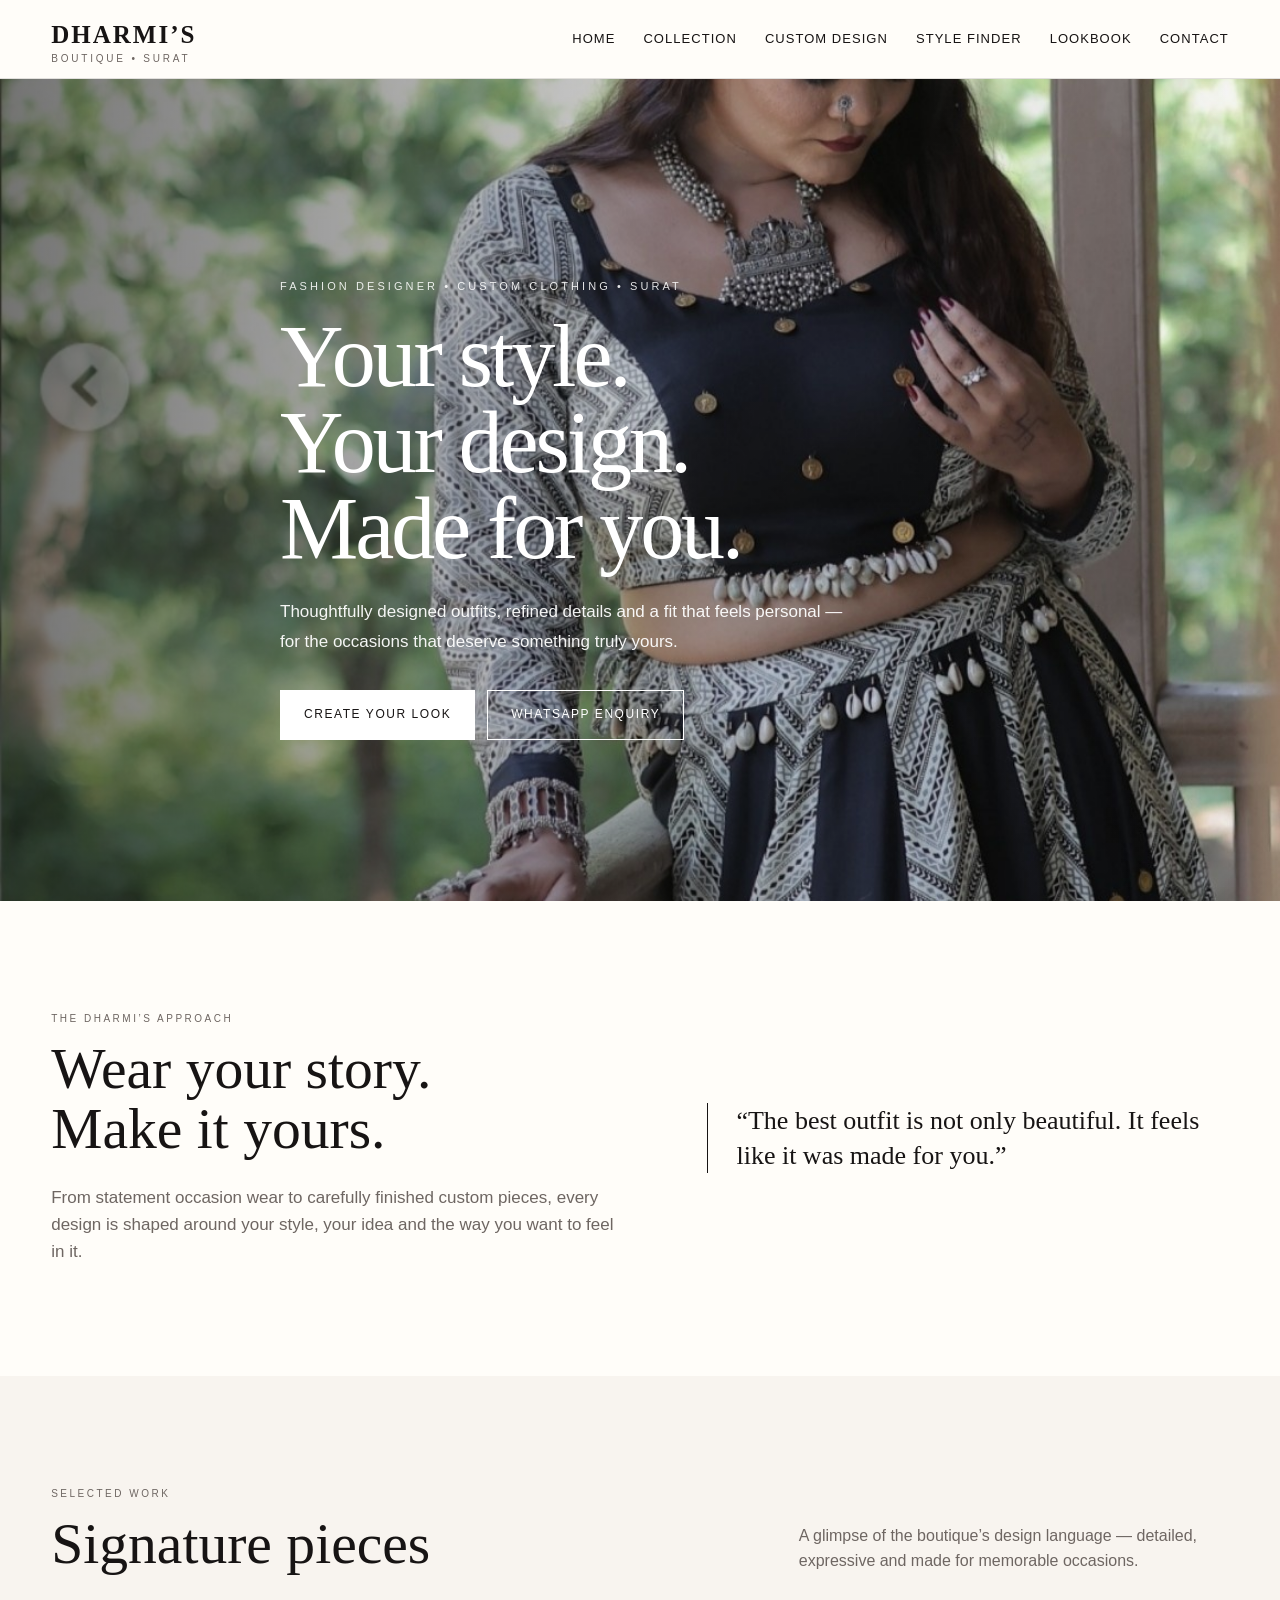
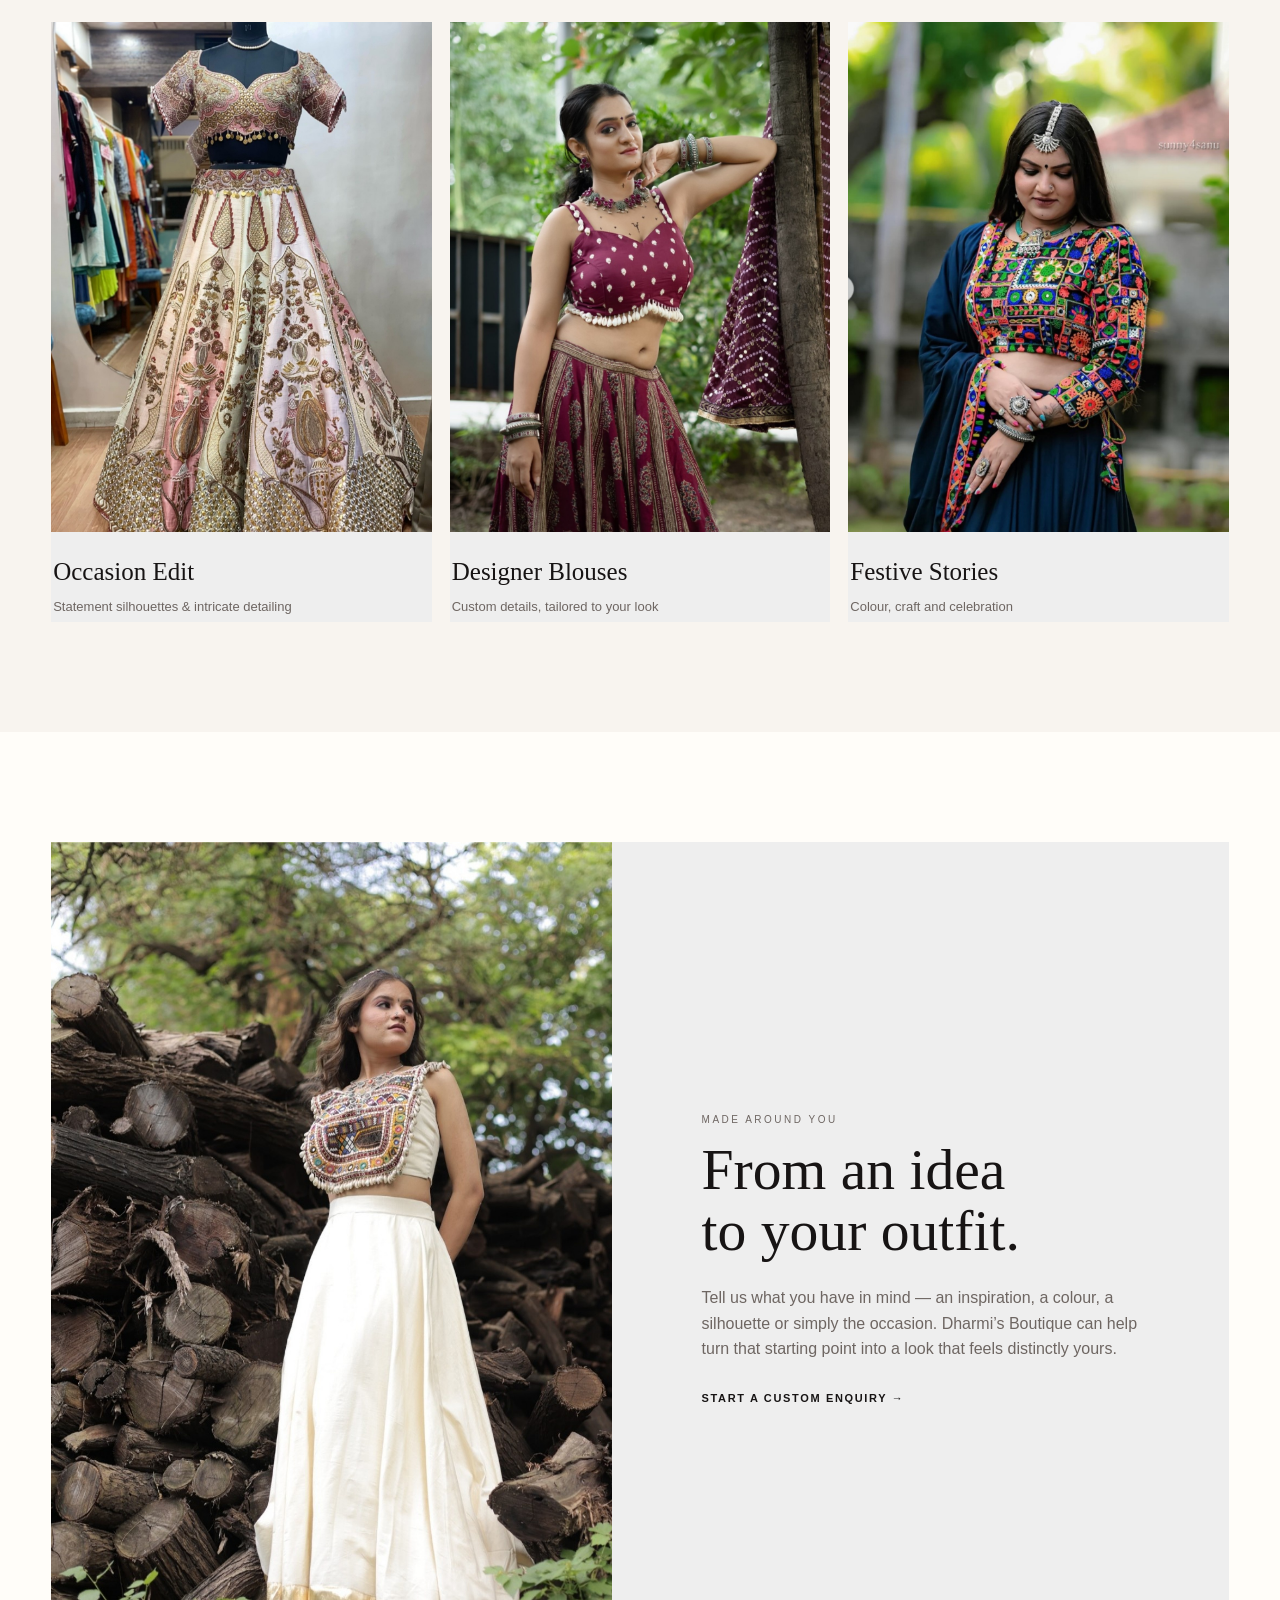
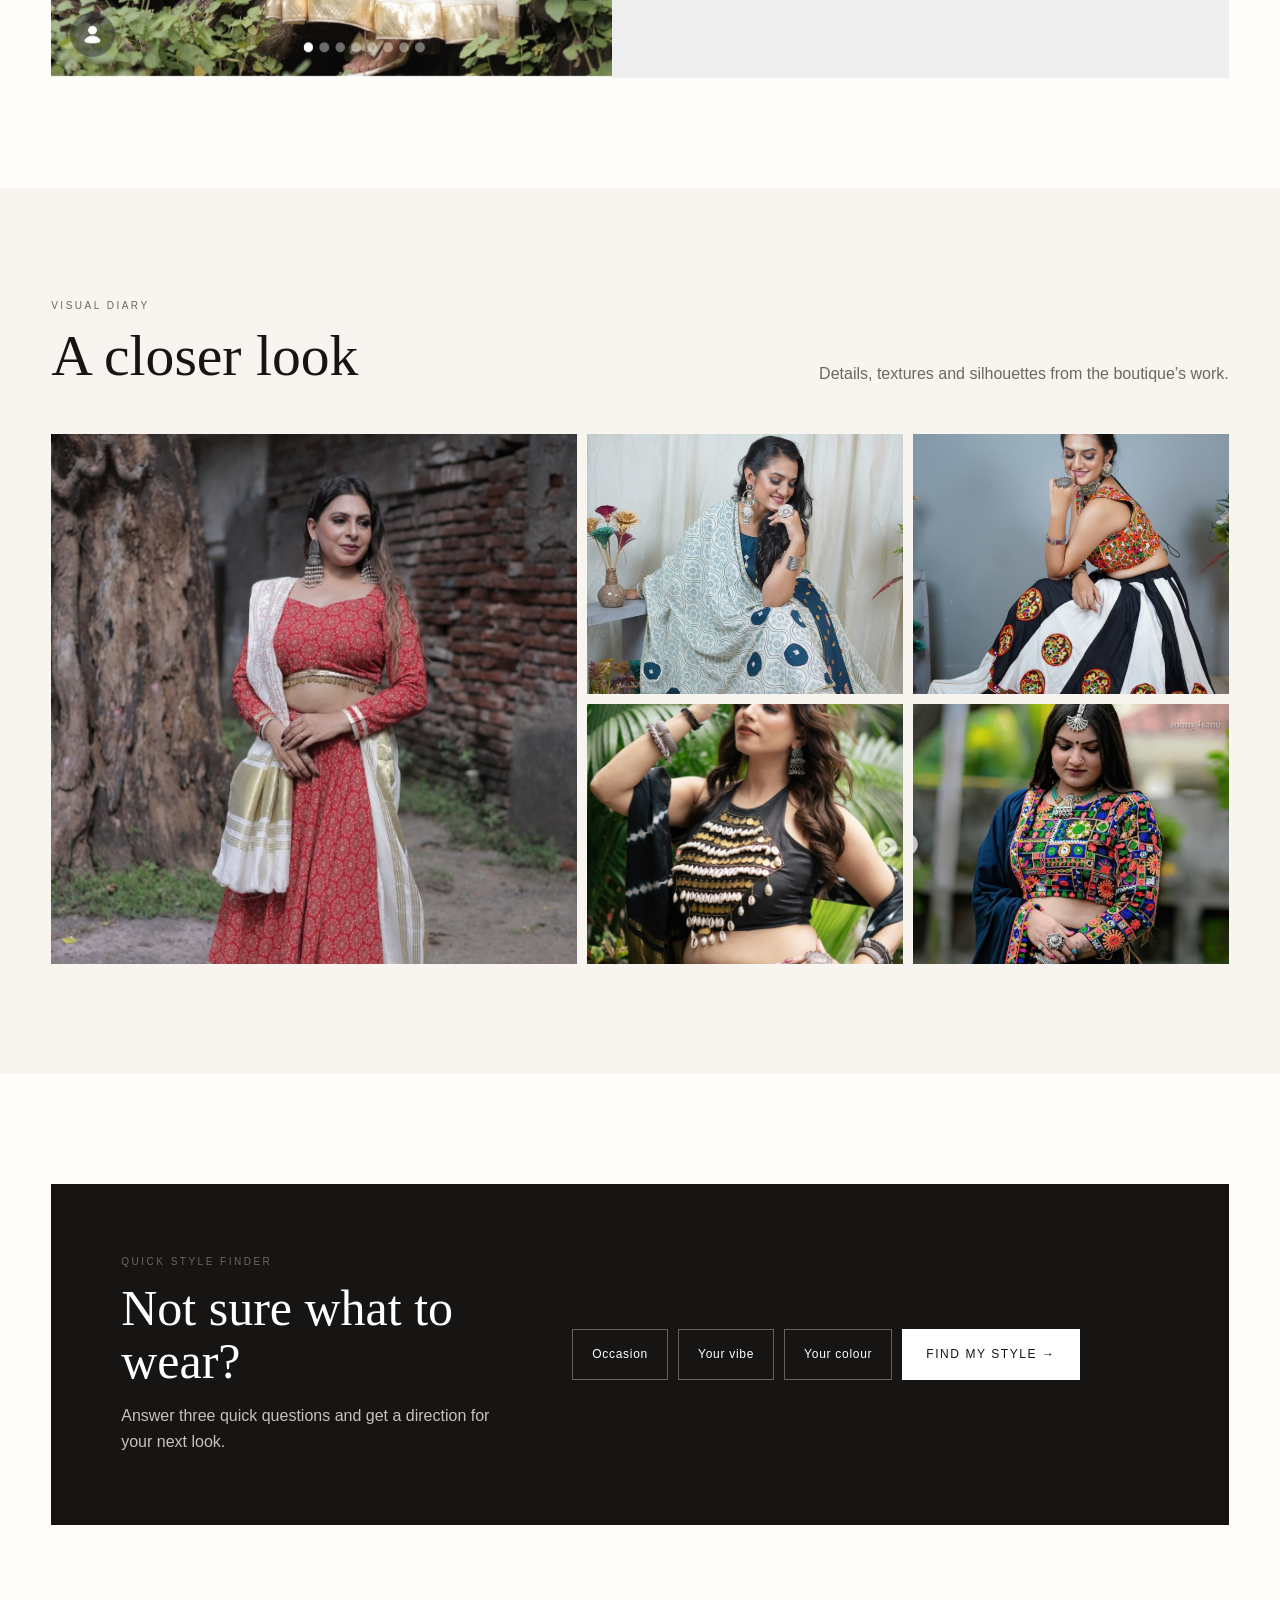
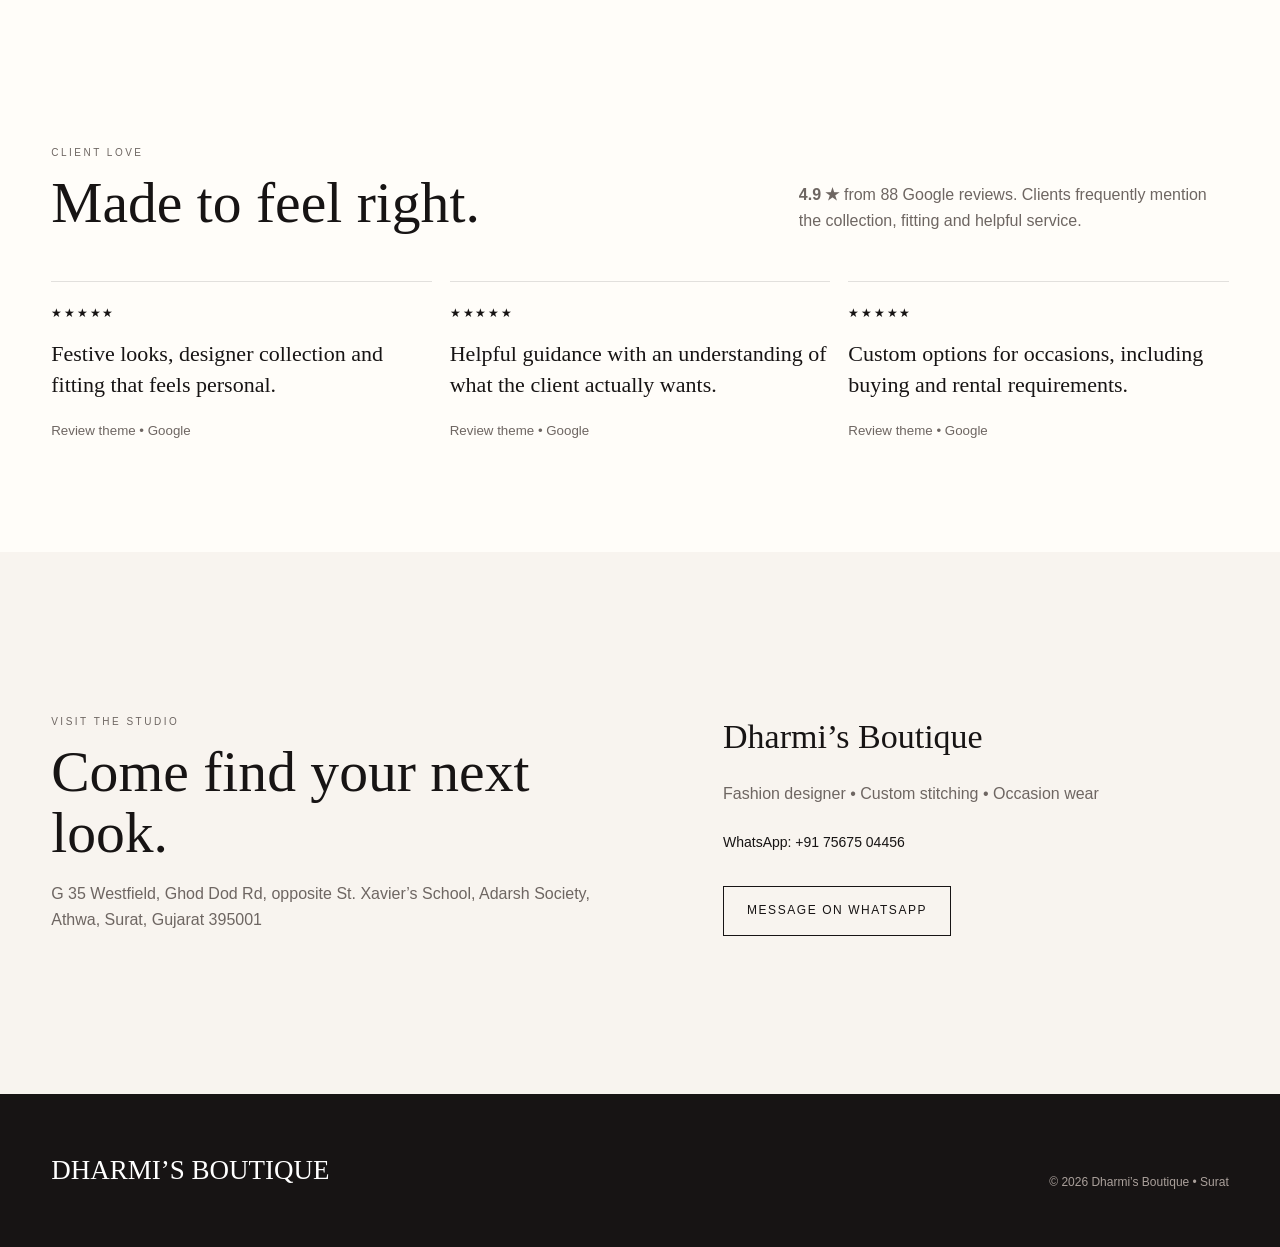
<file: index.html>
<!DOCTYPE html>
<html lang="en">
<head>
<meta charset="UTF-8">
<meta name="viewport" content="width=device-width, initial-scale=1.0">
<title>Dharmi’s Boutique | Designer Studio</title>
<meta name="description" content="Dharmi’s Boutique — custom clothing, designer occasion wear and made-for-you fashion in Surat.">
<link rel="stylesheet" href="style.css">
</head>
<body>
<header class="site-header">
  <div class="container navbar">
    <a class="logo" href="index.html">DHARMI’S<span>BOUTIQUE • SURAT</span></a>
    <button class="menu-toggle" aria-label="Open menu" aria-expanded="false">☰</button>
    <nav class="nav-links">
      <a href="index.html">Home</a>
      <a href="#collection">Collection</a>
      <a href="custom-design.html">Custom Design</a>
      <a href="quiz.html">Style Finder</a>
      <a href="lookbook.html">Lookbook</a>
      <a href="#contact">Contact</a>
    </nav>
  </div>
</header>

<main>
<section class="hero">
  <div class="hero-media"><img src="images/hero.jpg" alt="Dharmi’s Boutique fashion design"></div>
  <div class="container hero-content fade-up">
    <div class="eyebrow">Fashion Designer • Custom Clothing • Surat</div>
    <h1>Your style.<br>Your design.<br>Made for you.</h1>
    <p>Thoughtfully designed outfits, refined details and a fit that feels personal — for the occasions that deserve something truly yours.</p>
    <div class="actions">
      <a class="btn btn-light" href="custom-design.html">Create Your Look</a>
      <a class="btn btn-ghost" href="https://wa.me/917567504456?text=Hi%20Dharmi%E2%80%99s%20Boutique%2C%20I%E2%80%99d%20like%20to%20discuss%20a%20custom%20outfit.">WhatsApp Enquiry</a>
    </div>
  </div>
</section>

<section class="section">
  <div class="container intro">
    <div class="intro-copy">
      <div class="kicker">The Dharmi’s Approach</div>
      <h2>Wear your story.<br>Make it yours.</h2>
      <p>From statement occasion wear to carefully finished custom pieces, every design is shaped around your style, your idea and the way you want to feel in it.</p>
    </div>
    <div class="intro-note">“The best outfit is not only beautiful. It feels like it was made for you.”</div>
  </div>
</section>

<section class="section section-soft" id="collection">
  <div class="container">
    <div class="section-head">
      <div><div class="kicker">Selected Work</div><h2>Signature pieces</h2></div>
      <p>A glimpse of the boutique’s design language — detailed, expressive and made for memorable occasions.</p>
    </div>
    <div class="collection-grid">
      <article class="card"><img src="images/lehenga-display.jpg" alt="Hand-embroidered lehenga"><div class="card-info"><h3>Occasion Edit</h3><p>Statement silhouettes & intricate detailing</p></div></article>
      <article class="card"><img src="images/blouse-maroon.jpg" alt="Maroon designer outfit"><div class="card-info"><h3>Designer Blouses</h3><p>Custom details, tailored to your look</p></div></article>
      <article class="card"><img src="images/navratri-blue.jpg" alt="Embroidered festive outfit"><div class="card-info"><h3>Festive Stories</h3><p>Colour, craft and celebration</p></div></article>
    </div>
  </div>
</section>

<section class="section">
  <div class="container editorial">
    <img src="images/tribal.jpg" alt="Detailed mirror-work fashion design">
    <div class="editorial-copy">
      <div class="kicker">Made Around You</div>
      <h2>From an idea<br>to your outfit.</h2>
      <p>Tell us what you have in mind — an inspiration, a colour, a silhouette or simply the occasion. Dharmi’s Boutique can help turn that starting point into a look that feels distinctly yours.</p>
      <a class="text-link" href="custom-design.html">Start a custom enquiry →</a>
    </div>
  </div>
</section>

<section class="section section-soft">
  <div class="container">
    <div class="section-head"><div><div class="kicker">Visual Diary</div><h2>A closer look</h2></div><p>Details, textures and silhouettes from the boutique’s work.</p></div>
    <div class="gallery">
      <img src="images/red.jpg" alt="Red designer outfit">
      <img src="images/whitegold.jpg" alt="Blue and white outfit">
      <img src="images/custom-dress.jpg" alt="Custom black and white outfit">
      <img src="images/blackwhite.jpg" alt="Black and gold detailed outfit">
      <img src="images/navratri-blue.jpg" alt="Festive embroidered outfit">
    </div>
  </div>
</section>

<section class="section">
  <div class="container finder">
    <div><div class="kicker">Quick Style Finder</div><h2>Not sure what to wear?</h2><p>Answer three quick questions and get a direction for your next look.</p></div>
    <div><div class="finder-actions"><a class="pill" href="quiz.html">Occasion</a><a class="pill" href="quiz.html">Your vibe</a><a class="pill" href="quiz.html">Your colour</a><a class="btn btn-light" href="quiz.html">Find my style →</a></div></div>
  </div>
</section>

<section class="section">
  <div class="container">
    <div class="section-head"><div><div class="kicker">Client Love</div><h2>Made to feel right.</h2></div><p><strong>4.9 ★</strong> from 88 Google reviews. Clients frequently mention the collection, fitting and helpful service.</p></div>
    <div class="reviews">
      <article class="review"><div class="stars">★★★★★</div><p>Festive looks, designer collection and fitting that feels personal.</p><small>Review theme • Google</small></article>
      <article class="review"><div class="stars">★★★★★</div><p>Helpful guidance with an understanding of what the client actually wants.</p><small>Review theme • Google</small></article>
      <article class="review"><div class="stars">★★★★★</div><p>Custom options for occasions, including buying and rental requirements.</p><small>Review theme • Google</small></article>
    </div>
  </div>
</section>

<section class="section section-soft" id="contact">
  <div class="container location">
    <div><div class="kicker">Visit The Studio</div><h2>Come find your next look.</h2><p style="color:var(--muted);margin-top:18px">G 35 Westfield, Ghod Dod Rd, opposite St. Xavier’s School, Adarsh Society, Athwa, Surat, Gujarat 395001</p></div>
    <div class="location-box">
      <h3>Dharmi’s Boutique</h3>
      <p>Fashion designer • Custom stitching • Occasion wear</p>
      <div class="contact-line">WhatsApp: +91 75675 04456</div>
      <div class="actions"><a class="btn" href="https://wa.me/917567504456?text=Hi%20Dharmi%E2%80%99s%20Boutique%2C%20I%20want%20to%20visit%20or%20discuss%20an%20outfit.">Message on WhatsApp</a></div>
    </div>
  </div>
</section>
</main>

<footer class="site-footer">
  <div class="container footer-inner">
    <div class="footer-brand">DHARMI’S BOUTIQUE</div>
    <p>© 2026 Dharmi’s Boutique • Surat</p>
  </div>
</footer>
<script>
const menu=document.querySelector('.menu-toggle'), nav=document.querySelector('.nav-links');
menu?.addEventListener('click',()=>{const open=nav.classList.toggle('open');menu.setAttribute('aria-expanded',open)});
nav?.querySelectorAll('a').forEach(a=>a.addEventListener('click',()=>{nav.classList.remove('open');menu?.setAttribute('aria-expanded','false')}));
</script>
</body>
</html>
</file>
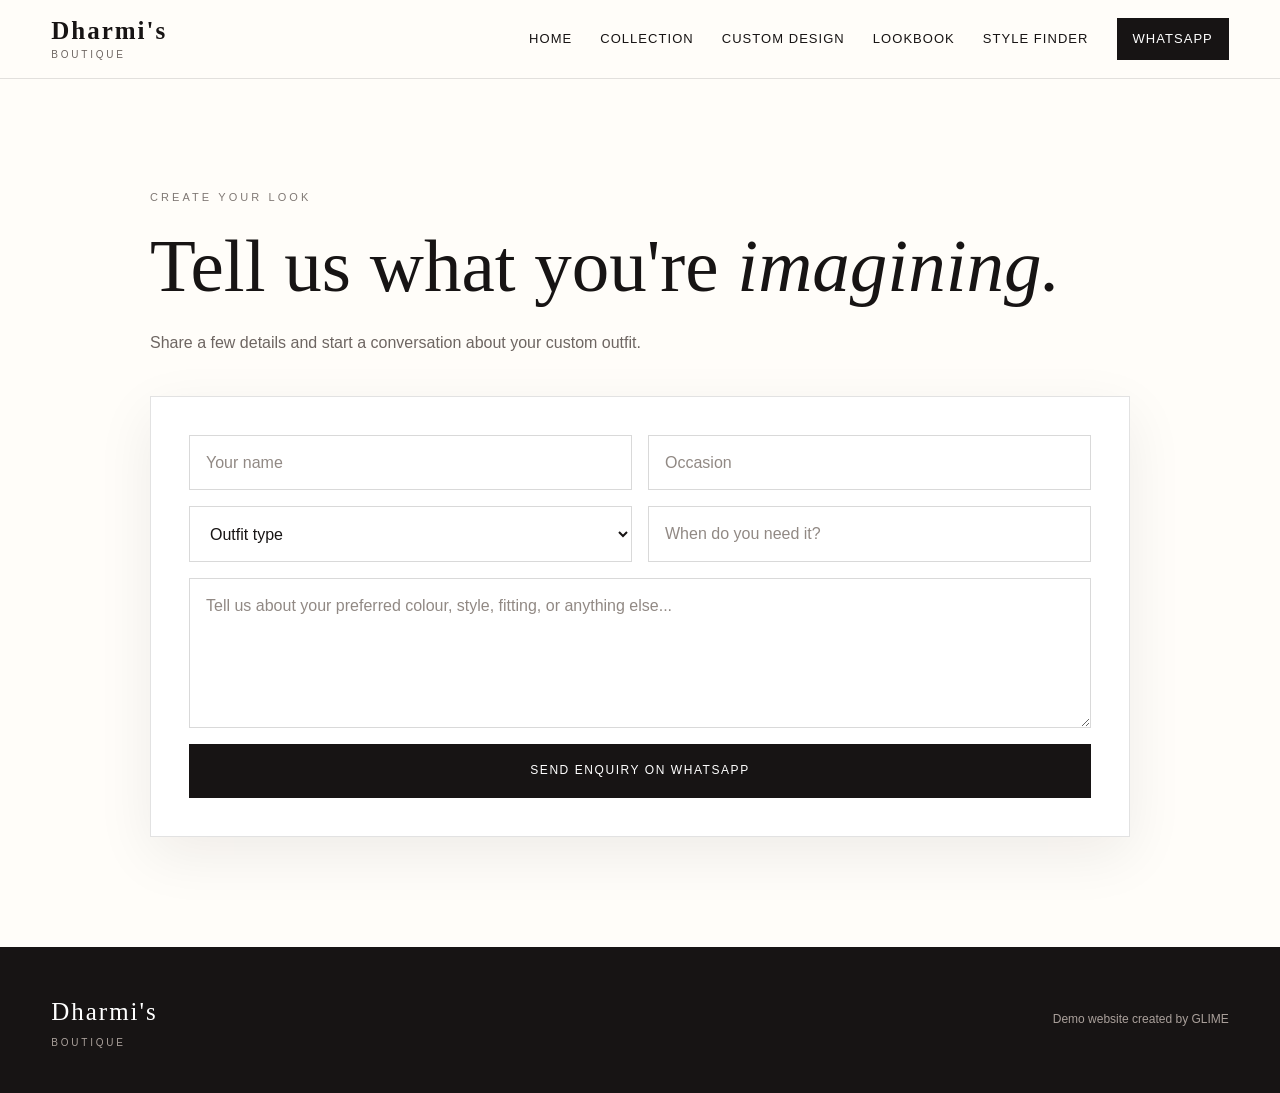
<file: custom-design.html>
<!DOCTYPE html>
<html lang="en"><head><meta charset="UTF-8"><meta name="viewport" content="width=device-width,initial-scale=1"><title>Custom Design | Dharmi's Boutique</title><link rel="stylesheet" href="style.css"></head>
<body><header class="site-header"><a class="brand" href="index.html"><span>Dharmi's</span><small>BOUTIQUE</small></a>
<button class="menu-btn" aria-label="Open menu" aria-expanded="false">☰</button>
<nav class="nav"><a href="index.html">Home</a><a href="index.html#collection">Collection</a><a href="custom-design.html">Custom Design</a><a href="lookbook.html">Lookbook</a><a href="quiz.html">Style Finder</a><a class="nav-cta" href="https://wa.me/917567504456" target="_blank" rel="noopener">WhatsApp</a></nav></header>
<main class="section"><div class="quiz-wrap"><p class="eyebrow">CREATE YOUR LOOK</p><h1 style="font:500 clamp(45px,6vw,75px) 'Playfair Display';margin:0 0 20px">Tell us what you're <em>imagining.</em></h1><p style="line-height:1.7;margin-bottom:40px">Share a few details and start a conversation about your custom outfit.</p>
<div class="quiz-card"><div class="form-grid"><input class="input" id="name" placeholder="Your name"><input class="input" id="occasion" placeholder="Occasion">
<select class="input" id="outfit"><option value="">Outfit type</option><option>Lehenga</option><option>Blouse</option><option>Three-piece outfit</option><option>Western outfit</option><option>Other</option></select>
<input class="input" id="date" placeholder="When do you need it?"><textarea class="input full" id="details" placeholder="Tell us about your preferred colour, style, fitting, or anything else..."></textarea>
<button class="btn primary full" id="send">Send Enquiry on WhatsApp</button></div></div></div></main>
<footer><div class="brand"><span>Dharmi's</span><small>BOUTIQUE</small></div><p>Demo website created by GLIME</p></footer>
<script src="script.js"></script><script>
document.getElementById('send').onclick=()=>{const n=document.getElementById('name').value,o=document.getElementById('occasion').value,t=document.getElementById('outfit').value,d=document.getElementById('date').value,x=document.getElementById('details').value;
const msg=`Hi Dharmi's Boutique, I would like to discuss a custom outfit.\n\nName: ${n}\nOccasion: ${o}\nOutfit: ${t}\nNeed by: ${d}\nDetails: ${x}`;
window.open('https://wa.me/917567504456?text='+encodeURIComponent(msg),'_blank');};
</script></body></html>
</file>
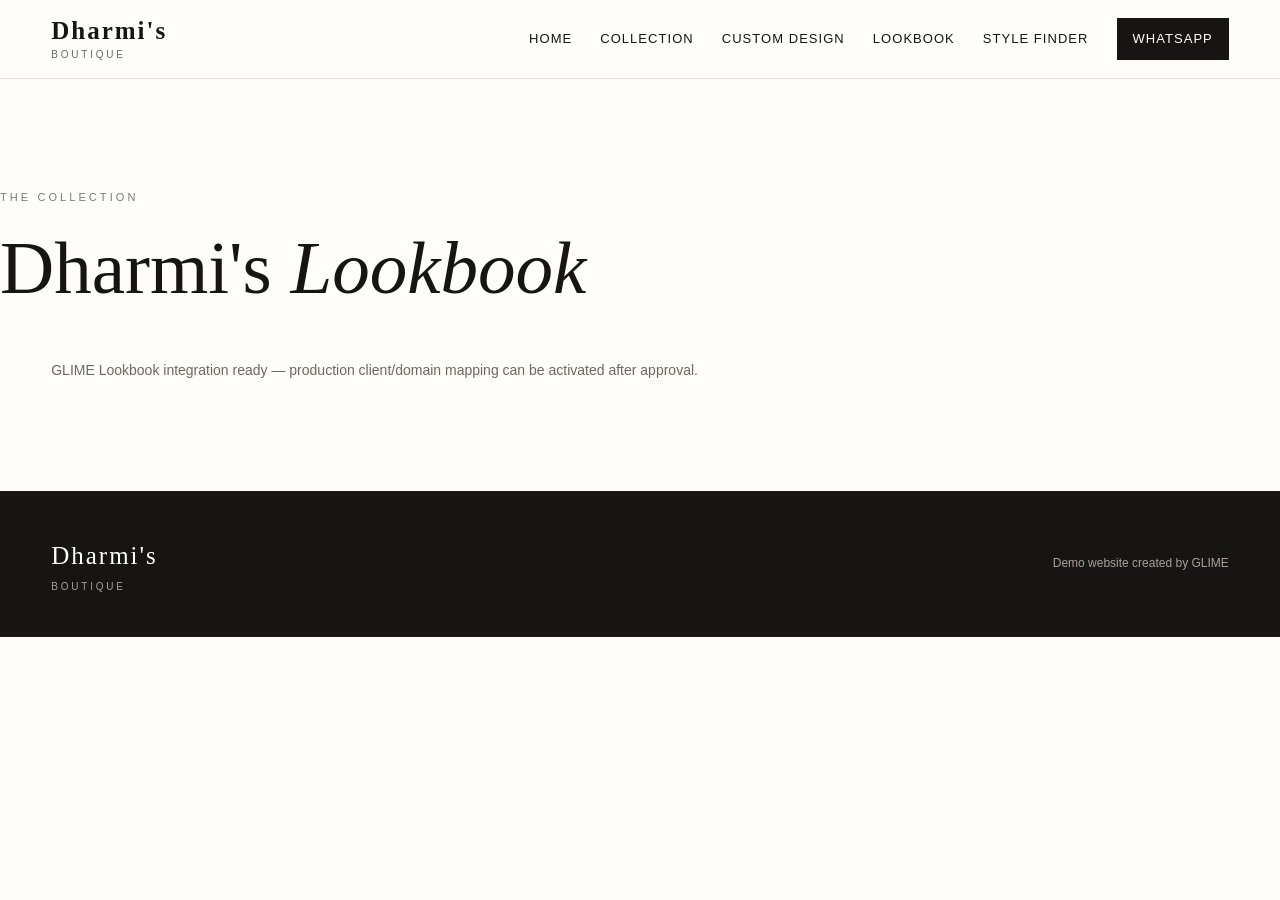
<file: lookbook.html>
<!DOCTYPE html>
<html lang="en"><head><meta charset="UTF-8"><meta name="viewport" content="width=device-width,initial-scale=1"><title>Lookbook | Dharmi's Boutique</title><link rel="stylesheet" href="style.css"></head>
<body><header class="site-header"><a class="brand" href="index.html"><span>Dharmi's</span><small>BOUTIQUE</small></a>
<button class="menu-btn" aria-label="Open menu" aria-expanded="false">☰</button>
<nav class="nav"><a href="index.html">Home</a><a href="index.html#collection">Collection</a><a href="custom-design.html">Custom Design</a><a href="lookbook.html">Lookbook</a><a href="quiz.html">Style Finder</a><a class="nav-cta" href="https://wa.me/917567504456" target="_blank" rel="noopener">WhatsApp</a></nav></header>
<main class="section"><div class="section-head"><div><p class="eyebrow">THE COLLECTION</p><h1 style="font:500 clamp(45px,6vw,75px) 'Playfair Display';margin:0">Dharmi's <em>Lookbook</em></h1></div></div>
<div class="lookbook-frame"><div class="glime-status">GLIME Lookbook integration ready — production client/domain mapping can be activated after approval.</div>
<div id="glime-lookbook"></div><noscript>Please enable JavaScript to view the lookbook.</noscript></div></main>
<footer><div class="brand"><span>Dharmi's</span><small>BOUTIQUE</small></div><p>Demo website created by GLIME</p></footer>
<script src="script.js"></script><script src="https://glime.online/lookbook-engine.js?v=2"></script></body></html>
</file>
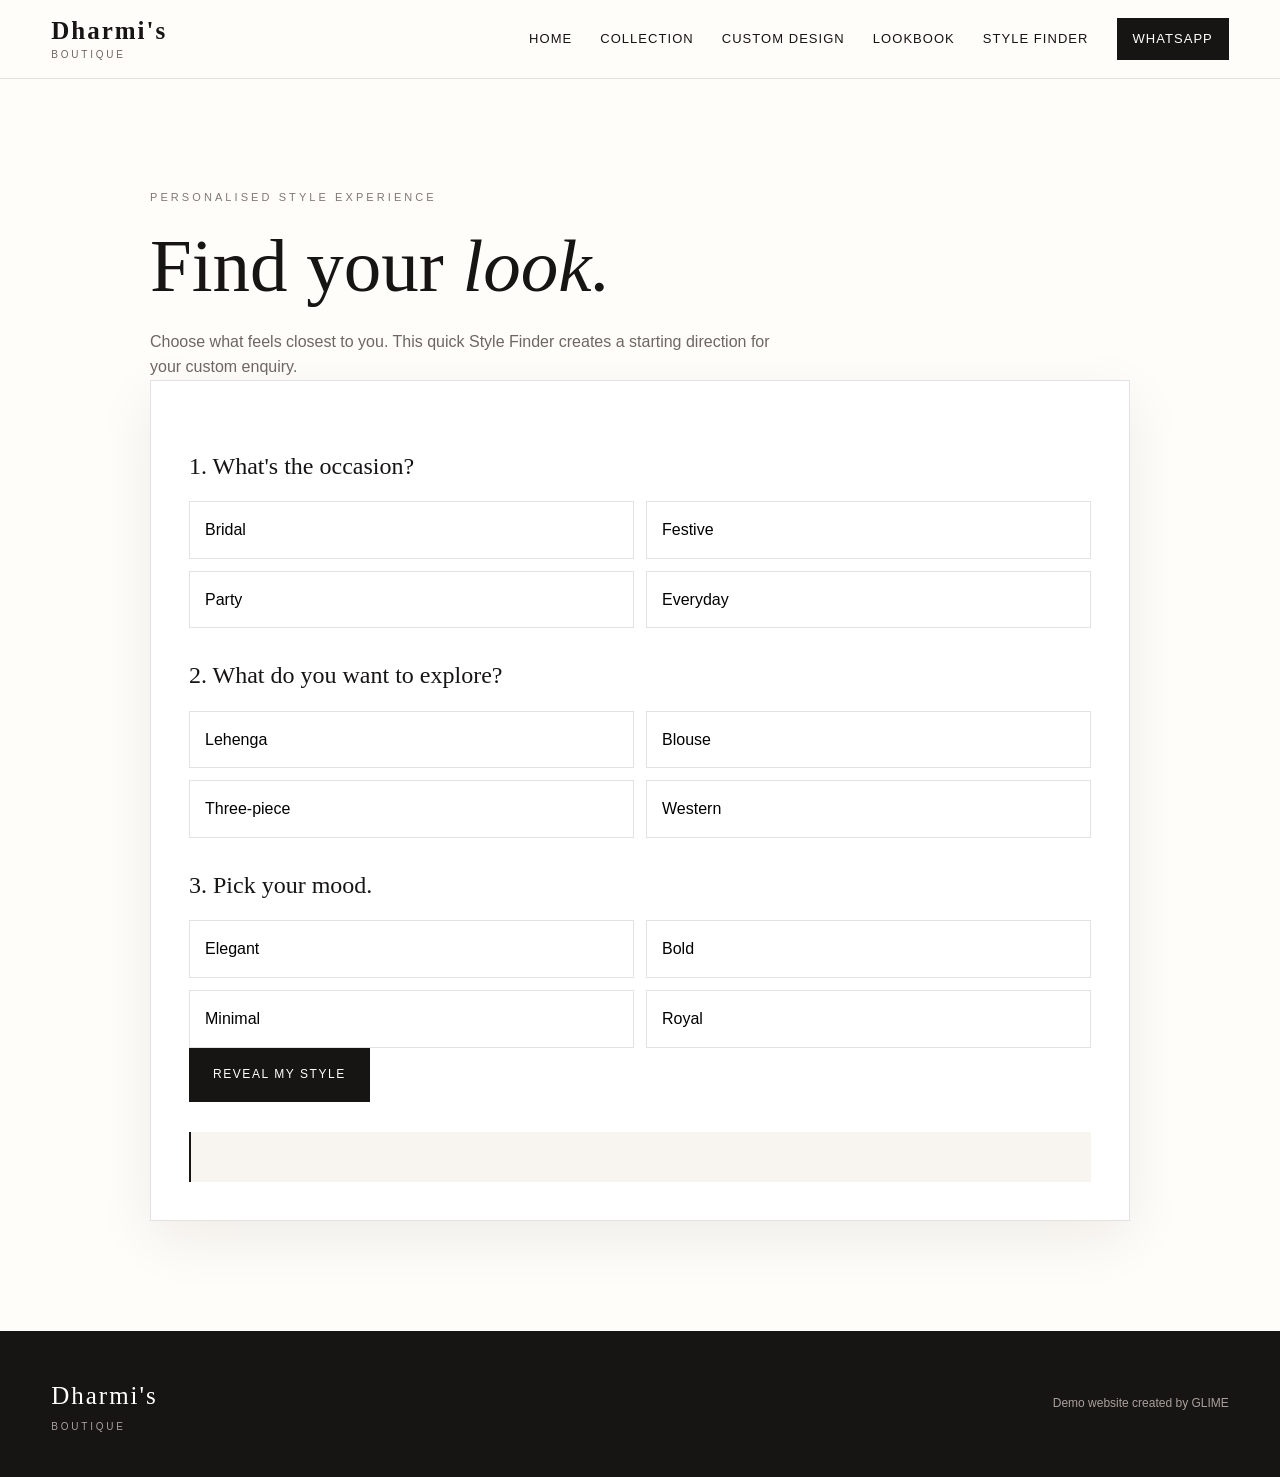
<file: quiz.html>
<!DOCTYPE html>
<html lang="en"><head><meta charset="UTF-8"><meta name="viewport" content="width=device-width,initial-scale=1">
<title>Style Finder | Dharmi's Boutique</title><link rel="stylesheet" href="style.css"></head>
<body><header class="site-header"><a class="brand" href="index.html"><span>Dharmi's</span><small>BOUTIQUE</small></a>
<button class="menu-btn" aria-label="Open menu" aria-expanded="false">☰</button>
<nav class="nav"><a href="index.html">Home</a><a href="index.html#collection">Collection</a><a href="custom-design.html">Custom Design</a><a href="lookbook.html">Lookbook</a><a href="quiz.html">Style Finder</a><a class="nav-cta" href="https://wa.me/917567504456" target="_blank" rel="noopener">WhatsApp</a></nav></header>
<main class="section"><div class="quiz-wrap"><p class="eyebrow">PERSONALISED STYLE EXPERIENCE</p><h1 style="font:500 clamp(45px,6vw,75px) 'Playfair Display';margin:0 0 20px">Find your <em>look.</em></h1>
<p>Choose what feels closest to you. This quick Style Finder creates a starting direction for your custom enquiry.</p>
<div class="quiz-card"><div class="question"><h3>1. What's the occasion?</h3><div class="options" data-key="occasion"><button data-value="bridal">Bridal</button><button data-value="festive">Festive</button><button data-value="party">Party</button><button data-value="casual">Everyday</button></div></div>
<div class="question"><h3>2. What do you want to explore?</h3><div class="options" data-key="silhouette"><button data-value="lehenga">Lehenga</button><button data-value="blouse">Blouse</button><button data-value="threepiece">Three-piece</button><button data-value="western">Western</button></div></div>
<div class="question"><h3>3. Pick your mood.</h3><div class="options" data-key="mood"><button data-value="elegant">Elegant</button><button data-value="bold">Bold</button><button data-value="minimal">Minimal</button><button data-value="royal">Royal</button></div></div>
<button id="find-style" class="btn primary">Reveal My Style</button><div class="result"></div></div></div></main>
<footer><div class="brand"><span>Dharmi's</span><small>BOUTIQUE</small></div><p>Demo website created by GLIME</p></footer><script src="script.js"></script></body></html>
</file>
<file: style.css>
*{box-sizing:border-box;margin:0;padding:0}
:root{--ink:#171414;--muted:#6e6662;--cream:#f8f4ef;--paper:#fffdf9;--line:rgba(23,20,20,.12);--accent:#8b5d50;--accent-dark:#69443b}
html{scroll-behavior:smooth}
body{font-family:Inter,Arial,sans-serif;background:var(--paper);color:var(--ink);line-height:1.6}
img{display:block;max-width:100%}
a{text-decoration:none;color:inherit}
button,input,select,textarea{font:inherit}
.container{width:min(1180px,92%);margin:auto}
.site-header{position:sticky;top:0;z-index:50;background:rgba(255,253,249,.9);backdrop-filter:blur(16px);border-bottom:1px solid var(--line)}
.navbar{min-height:78px;display:flex;align-items:center;justify-content:space-between;gap:28px}
.logo{font-family:Georgia,serif;font-size:25px;letter-spacing:.08em;font-weight:700}
.logo span{display:block;font:10px Inter,Arial,sans-serif;letter-spacing:.28em;color:var(--muted);margin-top:-2px}
.nav-links{display:flex;align-items:center;gap:28px;font-size:13px;letter-spacing:.08em;text-transform:uppercase}
.nav-links a{position:relative;padding:8px 0}
.nav-links a:after{content:"";position:absolute;left:0;bottom:2px;width:0;height:1px;background:var(--ink);transition:.3s}
.nav-links a:hover:after{width:100%}
.menu-toggle{display:none;background:none;border:0;font-size:26px;cursor:pointer}
.hero{min-height:calc(100vh - 78px);position:relative;display:grid;align-items:end;overflow:hidden;background:#ddd}
.hero-media{position:absolute;inset:0}
.hero-media img{width:100%;height:100%;object-fit:cover;object-position:center}
.hero:after{content:"";position:absolute;inset:0;background:linear-gradient(90deg,rgba(0,0,0,.55),rgba(0,0,0,.12) 62%,rgba(0,0,0,.03))}
.hero-content{position:relative;z-index:2;color:white;padding:clamp(70px,10vw,130px) 0 90px;max-width:720px}
.eyebrow{text-transform:uppercase;letter-spacing:.28em;font-size:11px;margin-bottom:18px;opacity:.88}
.hero h1{font-family:Georgia,serif;font-weight:400;font-size:clamp(48px,7vw,88px);line-height:.98;letter-spacing:-.035em;margin-bottom:24px}
.hero p{font-size:17px;max-width:570px;line-height:1.8;opacity:.94}
.actions{display:flex;gap:12px;flex-wrap:wrap;margin-top:32px}
.btn{display:inline-flex;align-items:center;justify-content:center;min-height:50px;padding:0 23px;border:1px solid currentColor;font-size:12px;text-transform:uppercase;letter-spacing:.13em;transition:.25s;cursor:pointer}
.btn-light{background:#fff;color:#171414;border-color:#fff}
.btn-light:hover{background:transparent;color:#fff}
.btn-ghost{color:#fff;background:transparent}
.btn-ghost:hover{background:#fff;color:#171414}
.section{padding:110px 0}
.section-soft{background:var(--cream)}
.section-head{display:flex;justify-content:space-between;align-items:end;gap:30px;margin-bottom:48px}
.kicker{text-transform:uppercase;letter-spacing:.25em;font-size:10px;color:var(--muted);margin-bottom:12px}
.section h2{font-family:Georgia,serif;font-weight:400;font-size:clamp(35px,4.5vw,58px);line-height:1.05}
.section-head p{max-width:430px;color:var(--muted)}
.intro{display:grid;grid-template-columns:1.05fr .95fr;gap:80px;align-items:center}
.intro-copy p{font-size:17px;color:var(--muted);margin-top:24px;max-width:620px}
.intro-note{border-left:1px solid var(--ink);padding-left:28px;font-family:Georgia,serif;font-size:26px;line-height:1.35}
.collection-grid{display:grid;grid-template-columns:repeat(3,1fr);gap:18px}
.card{position:relative;overflow:hidden;background:#eee}
.card img{width:100%;height:510px;object-fit:cover;transition:transform .7s ease}
.card:hover img{transform:scale(1.035)}
.card-info{padding:20px 2px 4px}
.card-info h3{font-family:Georgia,serif;font-size:25px;font-weight:400}
.card-info p{font-size:13px;color:var(--muted);margin-top:5px}
.editorial{display:grid;grid-template-columns:1fr 1.1fr;min-height:650px;background:#eee}
.editorial img{width:100%;height:100%;object-fit:cover}
.editorial-copy{padding:clamp(45px,7vw,100px);display:flex;flex-direction:column;justify-content:center}
.editorial-copy h2{margin-bottom:24px}
.editorial-copy p{color:var(--muted);max-width:500px;font-size:16px}
.text-link{margin-top:28px;text-transform:uppercase;letter-spacing:.15em;font-size:11px;font-weight:600}
.gallery{display:grid;grid-template-columns:1.25fr .75fr .75fr;grid-template-rows:260px 260px;gap:10px}
.gallery img{width:100%;height:100%;object-fit:cover}
.gallery img:first-child{grid-row:span 2}
.finder{background:#171414;color:#fff;padding:70px;display:grid;grid-template-columns:.8fr 1.2fr;gap:60px;align-items:center}
.finder h2{font-family:Georgia,serif;font-size:50px;font-weight:400;line-height:1.05}
.finder p{color:#c9c1bc;margin-top:16px}
.finder-actions{display:flex;flex-wrap:wrap;gap:10px}
.pill{border:1px solid #69615d;padding:15px 19px;color:#fff;background:transparent;cursor:pointer;font-size:12px;letter-spacing:.06em;transition:.2s}
.pill:hover,.pill.active{background:#fff;color:#171414;border-color:#fff}
.reviews{display:grid;grid-template-columns:repeat(3,1fr);gap:18px}
.review{border-top:1px solid var(--line);padding-top:22px}
.stars{letter-spacing:.15em;font-size:12px}
.review p{font-family:Georgia,serif;font-size:22px;line-height:1.4;margin:16px 0}
.review small{color:var(--muted)}
.location{display:grid;grid-template-columns:1fr 1fr;gap:70px;align-items:center}
.location-box{background:var(--cream);padding:48px}
.location-box h3{font-family:Georgia,serif;font-size:34px;font-weight:400}
.location-box p{color:var(--muted);margin:16px 0 25px}
.contact-line{margin-top:12px;font-size:14px}
.site-footer{background:#171414;color:#fff;padding:55px 0}
.footer-inner{display:flex;justify-content:space-between;gap:30px;align-items:end}
.footer-inner p{color:#aaa09b;font-size:12px}
.footer-brand{font-family:Georgia,serif;font-size:27px}
.fade-up{animation:fadeUp .8s ease both}
@keyframes fadeUp{from{opacity:0;transform:translateY(18px)}to{opacity:1;transform:none}}
.site-header>.brand{font-family:Georgia,serif;font-size:25px;letter-spacing:.08em;font-weight:700;display:flex;flex-direction:column;line-height:1.05;padding:18px 4%}
.site-header>.brand span{display:block}
.site-header>.brand small{display:block;font:10px Inter,Arial,sans-serif;letter-spacing:.28em;color:var(--muted);margin-top:5px}
.site-header>.nav{display:flex;align-items:center;justify-content:flex-end;gap:28px;padding:0 4%;margin-top:-62px;padding-bottom:20px;font-size:13px;letter-spacing:.08em;text-transform:uppercase}
.site-header>.nav a{position:relative;padding:8px 0}
.site-header>.nav a:not(.nav-cta):after{content:"";position:absolute;left:0;bottom:2px;width:0;height:1px;background:var(--ink);transition:.3s}
.site-header>.nav a:hover:after{width:100%}
.site-header>.nav .nav-cta{background:#171414;color:#fff;padding:11px 16px}
.menu-btn{display:none;background:none;border:0;font-size:25px;cursor:pointer;position:absolute;right:4%;top:22px}
.quiz-wrap{width:min(980px,92%);margin:0 auto}
.quiz-wrap .eyebrow{color:var(--muted);margin-bottom:16px}
.quiz-wrap h1{font-family:Georgia,serif!important;font-weight:400!important;color:var(--ink)}
.quiz-wrap>p:not(.eyebrow){color:var(--muted);font-size:16px;max-width:650px}
.quiz-card{background:#fff;border:1px solid var(--line);padding:38px;box-shadow:0 18px 55px rgba(23,20,20,.07)}
.form-grid{display:grid;grid-template-columns:1fr 1fr;gap:16px}
.input{width:100%;min-height:52px;border:1px solid rgba(23,20,20,.16);background:#fff;color:var(--ink);padding:14px 16px;outline:none;border-radius:0;transition:border-color .2s,box-shadow .2s}
.input:focus{border-color:var(--ink);box-shadow:0 0 0 3px rgba(23,20,20,.05)}
textarea.input{min-height:150px;resize:vertical}
.input::placeholder{color:#918984}
.full{grid-column:1/-1}
.btn.primary{background:#171414;color:#fff;border-color:#171414;min-height:54px}
.btn.primary:hover{background:var(--accent-dark);border-color:var(--accent-dark)}
.question{margin-top:28px}
.question h3{font-family:Georgia,serif;font-size:24px;font-weight:400;margin-bottom:16px}
.options{display:grid;grid-template-columns:repeat(2,1fr);gap:12px}
.options button{border:1px solid var(--line);background:#fff;padding:15px;cursor:pointer;text-align:left;transition:.2s}
.options button:hover,.options button.active{background:#171414;color:#fff;border-color:#171414}
.result{margin-top:30px;padding:25px;background:var(--cream);border-left:2px solid var(--ink)}
.lookbook-frame{width:min(1180px,92%);margin:0 auto}
.glime-status{margin-top:20px;color:var(--muted);font-size:14px}
body>footer:not(.site-footer){background:#171414;color:#fff;padding:45px 4%;margin-top:0;display:flex;justify-content:space-between;align-items:center;gap:25px}
body>footer:not(.site-footer) .brand{font-family:Georgia,serif;font-size:25px;letter-spacing:.08em}
body>footer:not(.site-footer) .brand span{display:block}
body>footer:not(.site-footer) .brand small{display:block;font:10px Inter,Arial,sans-serif;letter-spacing:.28em;color:#aaa09b;margin-top:5px}
body>footer:not(.site-footer) p{color:#aaa09b;font-size:12px}
@media(min-width:801px){
.site-header>.brand{position:absolute;left:0;top:0}
.site-header>.nav{min-height:78px;margin-top:0;padding-bottom:0;padding-left:230px}
}
@media(max-width:800px){
.navbar{min-height:68px}
.menu-toggle{display:block}
.nav-links{display:none;position:absolute;top:68px;left:0;right:0;background:rgba(255,253,249,.98);padding:18px 4%;border-bottom:1px solid var(--line);flex-direction:column;align-items:flex-start;gap:4px}
.nav-links.open{display:flex}
.nav-links a{width:100%;padding:12px 0}
.hero{min-height:78vh}
.hero-content{padding-bottom:55px}
.hero h1{font-size:53px}
.section{padding:75px 0}
.section-head{display:block}
.section-head p{margin-top:18px}
.intro,.location,.editorial,.finder{grid-template-columns:1fr;gap:35px}
.intro-note{font-size:23px}
.collection-grid,.reviews{grid-template-columns:1fr}
.card img{height:430px}
.editorial{min-height:0}
.editorial img{height:480px}
.finder{padding:42px 28px}
.finder h2{font-size:40px}
.gallery{grid-template-columns:1fr 1fr;grid-template-rows:260px 200px 200px}
.gallery img:first-child{grid-row:span 2}
.location-box{padding:32px}
.footer-inner{display:block}
.footer-inner p{margin-top:12px}
.site-header>.brand{padding:17px 4%;padding-right:70px}
.menu-btn{display:block}
.site-header>.nav{display:none;position:absolute;top:68px;left:0;right:0;margin:0;padding:14px 4% 20px;background:rgba(255,253,249,.98);border-bottom:1px solid var(--line);flex-direction:column;align-items:flex-start;justify-content:flex-start;gap:3px}
.site-header>.nav.open{display:flex}
.site-header>.nav a{width:100%;padding:12px 0}
.site-header>.nav .nav-cta{width:auto;padding:11px 16px;margin-top:5px}
.form-grid{grid-template-columns:1fr}
.full{grid-column:auto}
.quiz-card{padding:24px}
.options{grid-template-columns:1fr}
body>footer:not(.site-footer){display:block;padding:38px 4%}
body>footer:not(.site-footer) p{margin-top:14px}
}
</file>
